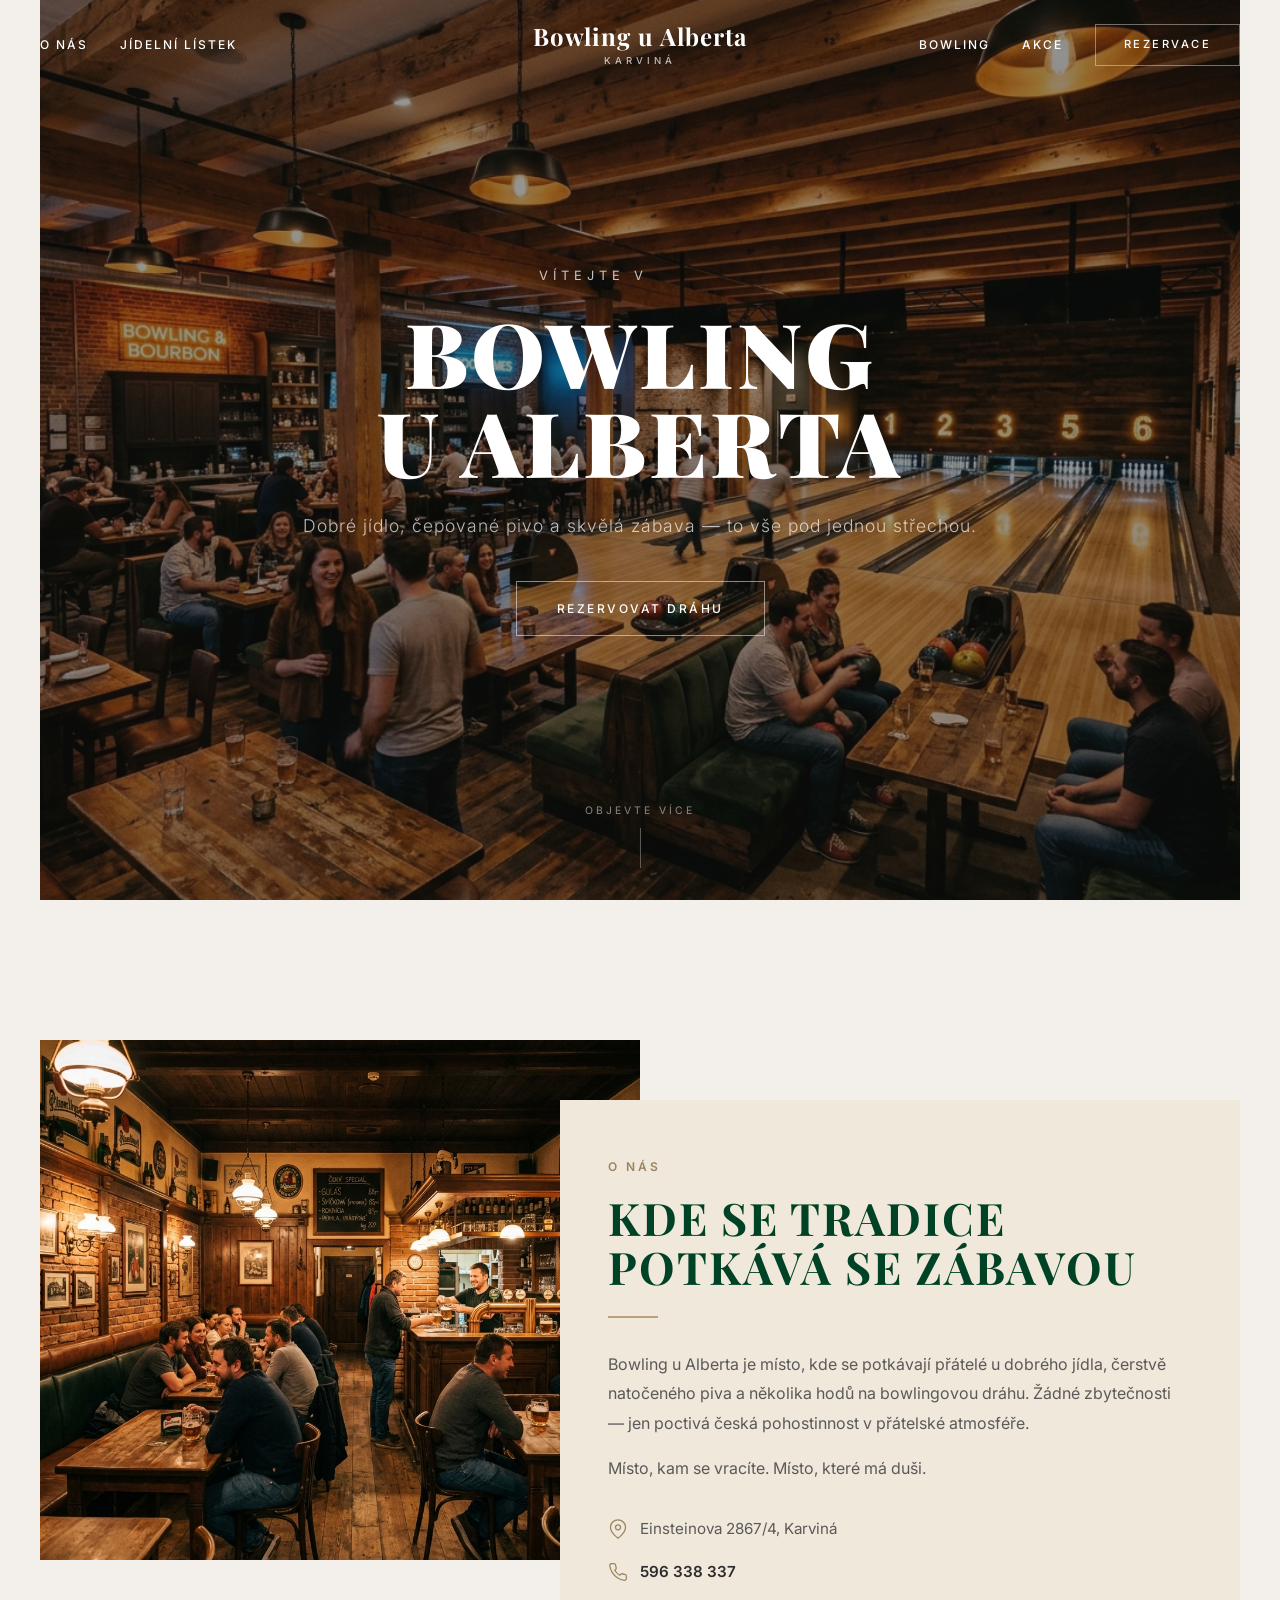
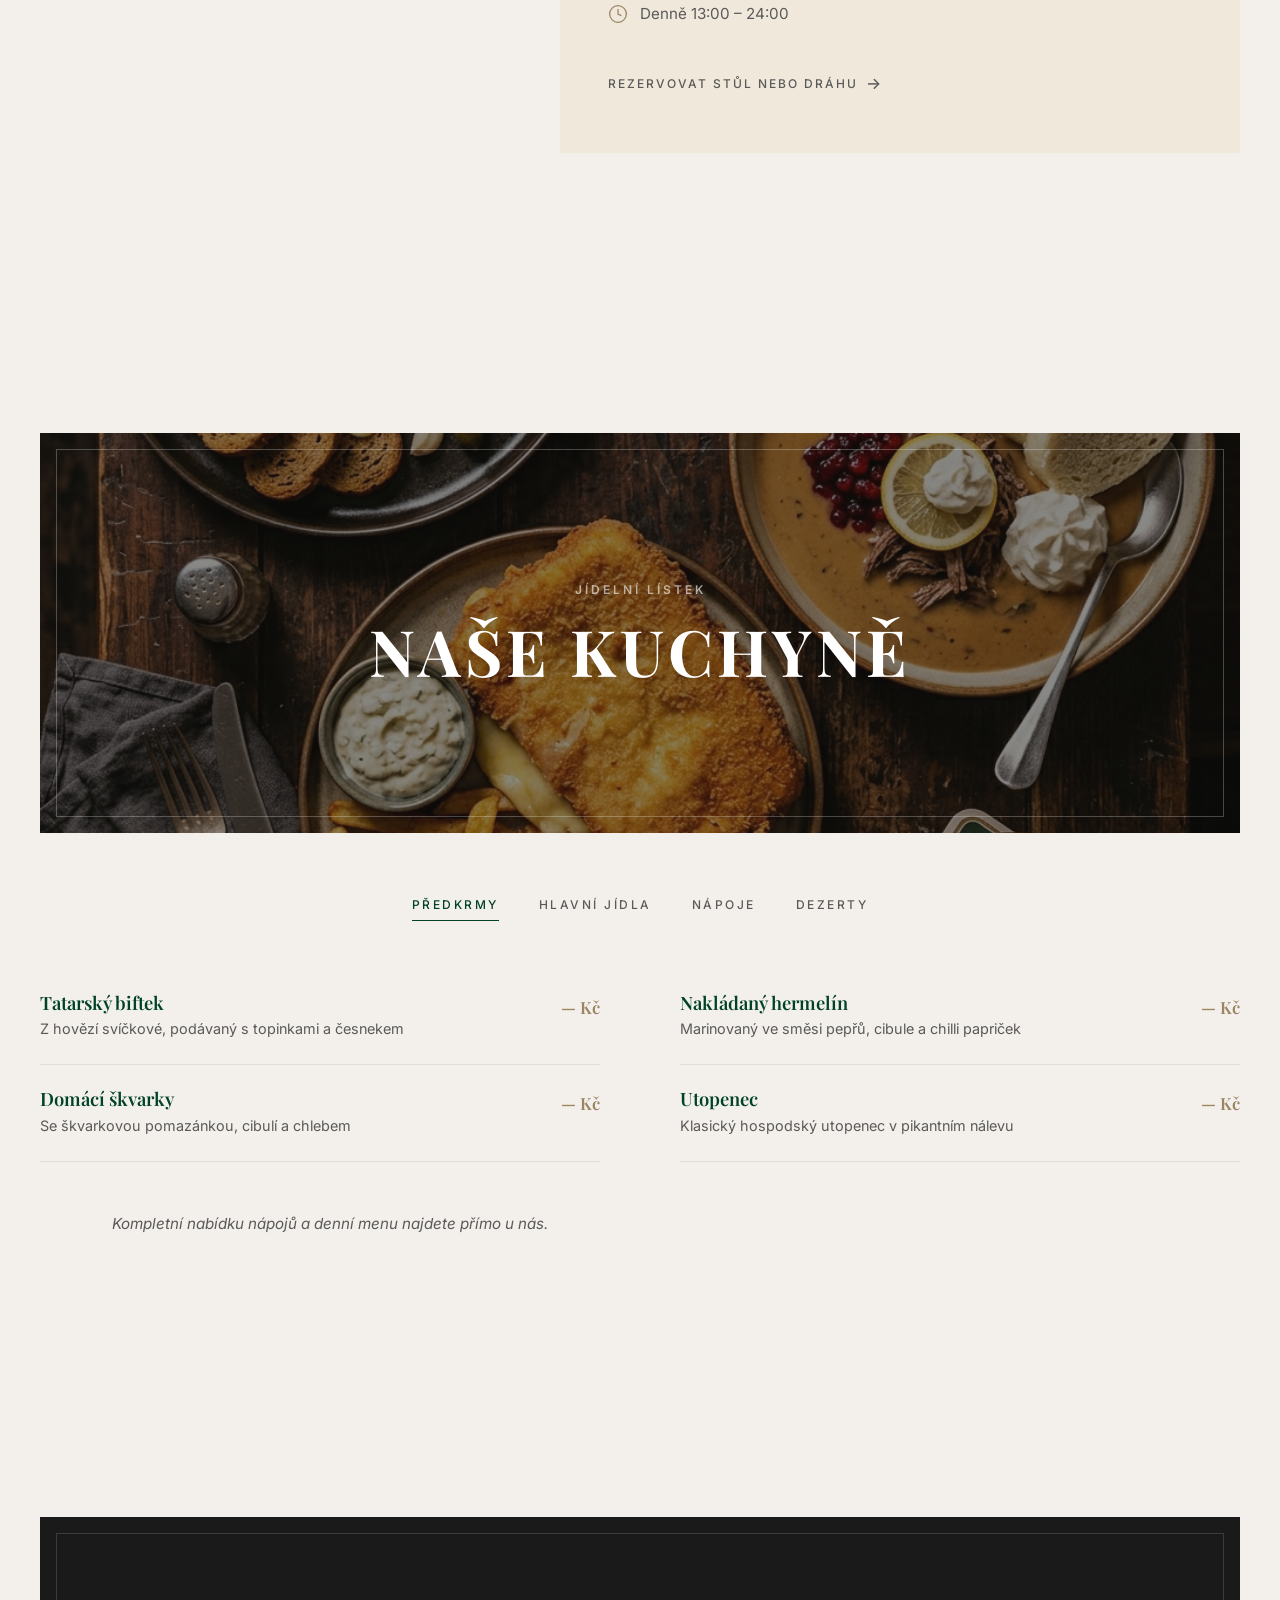
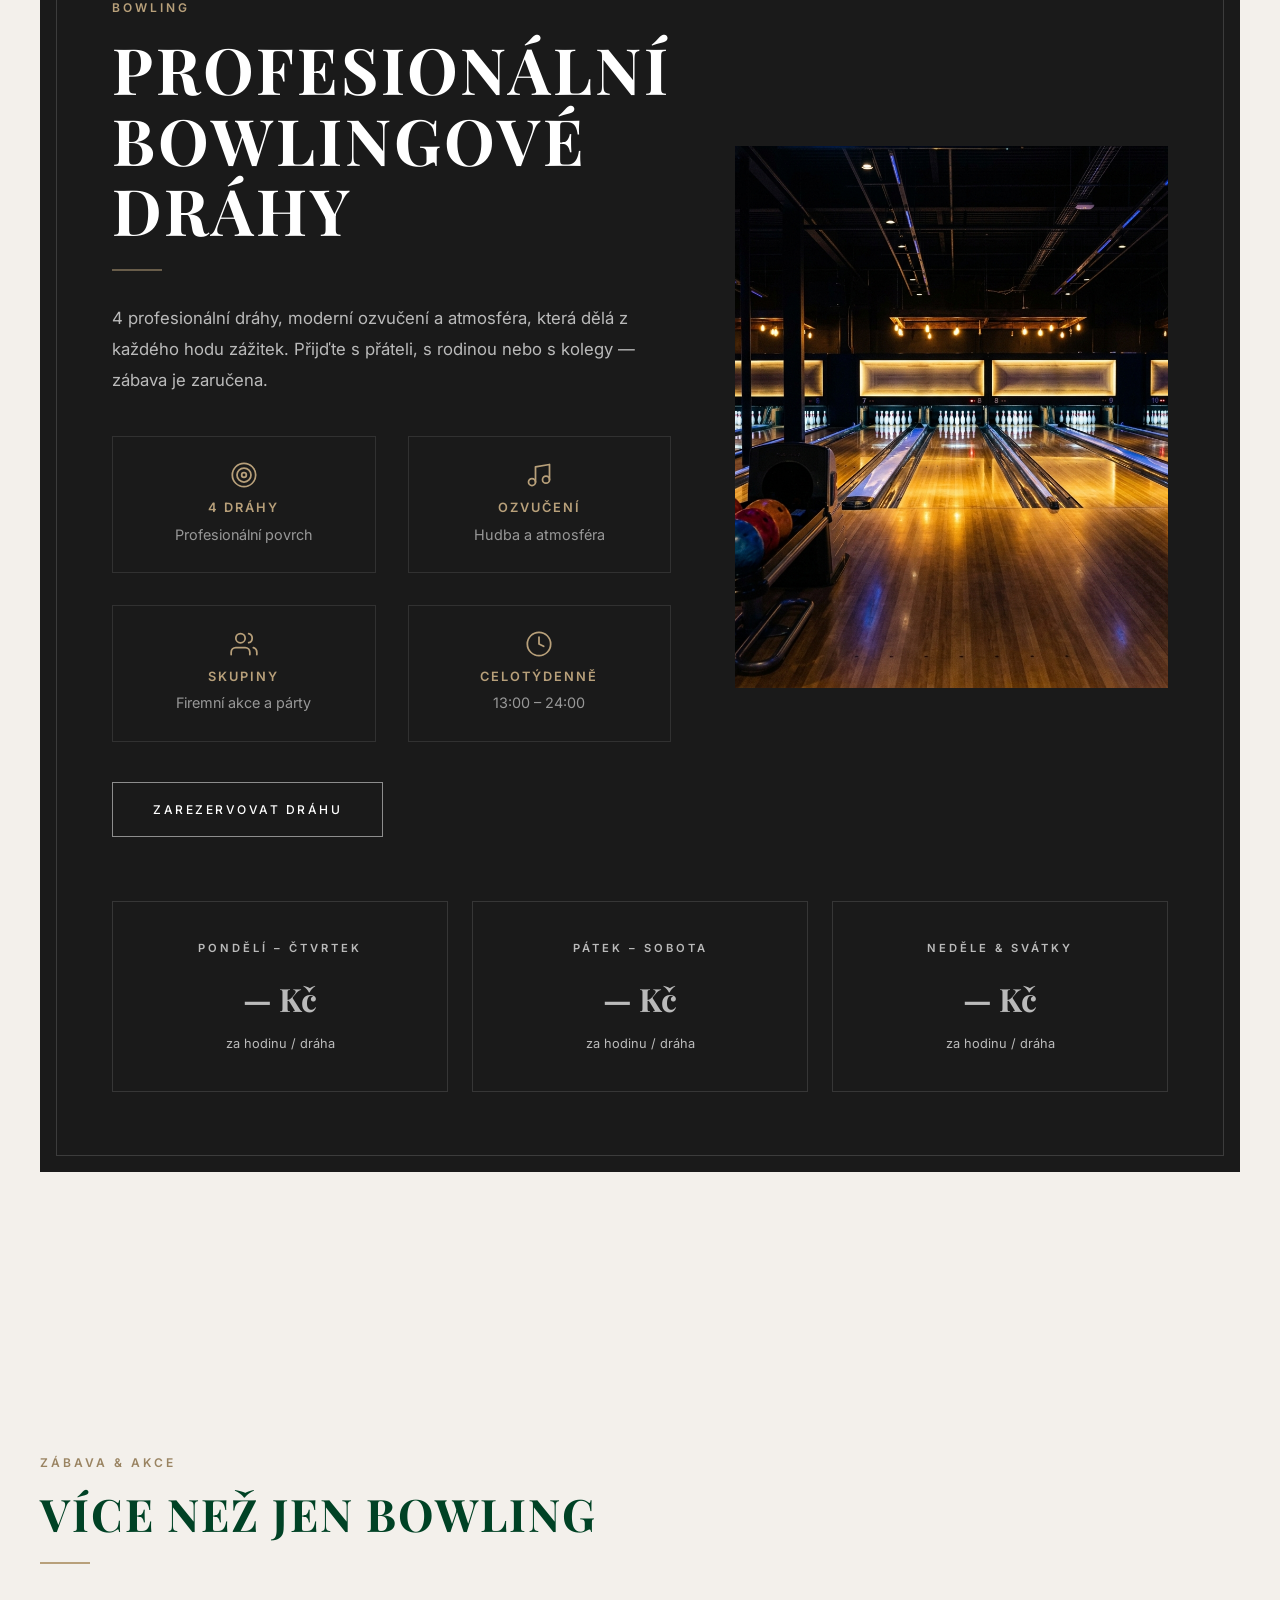
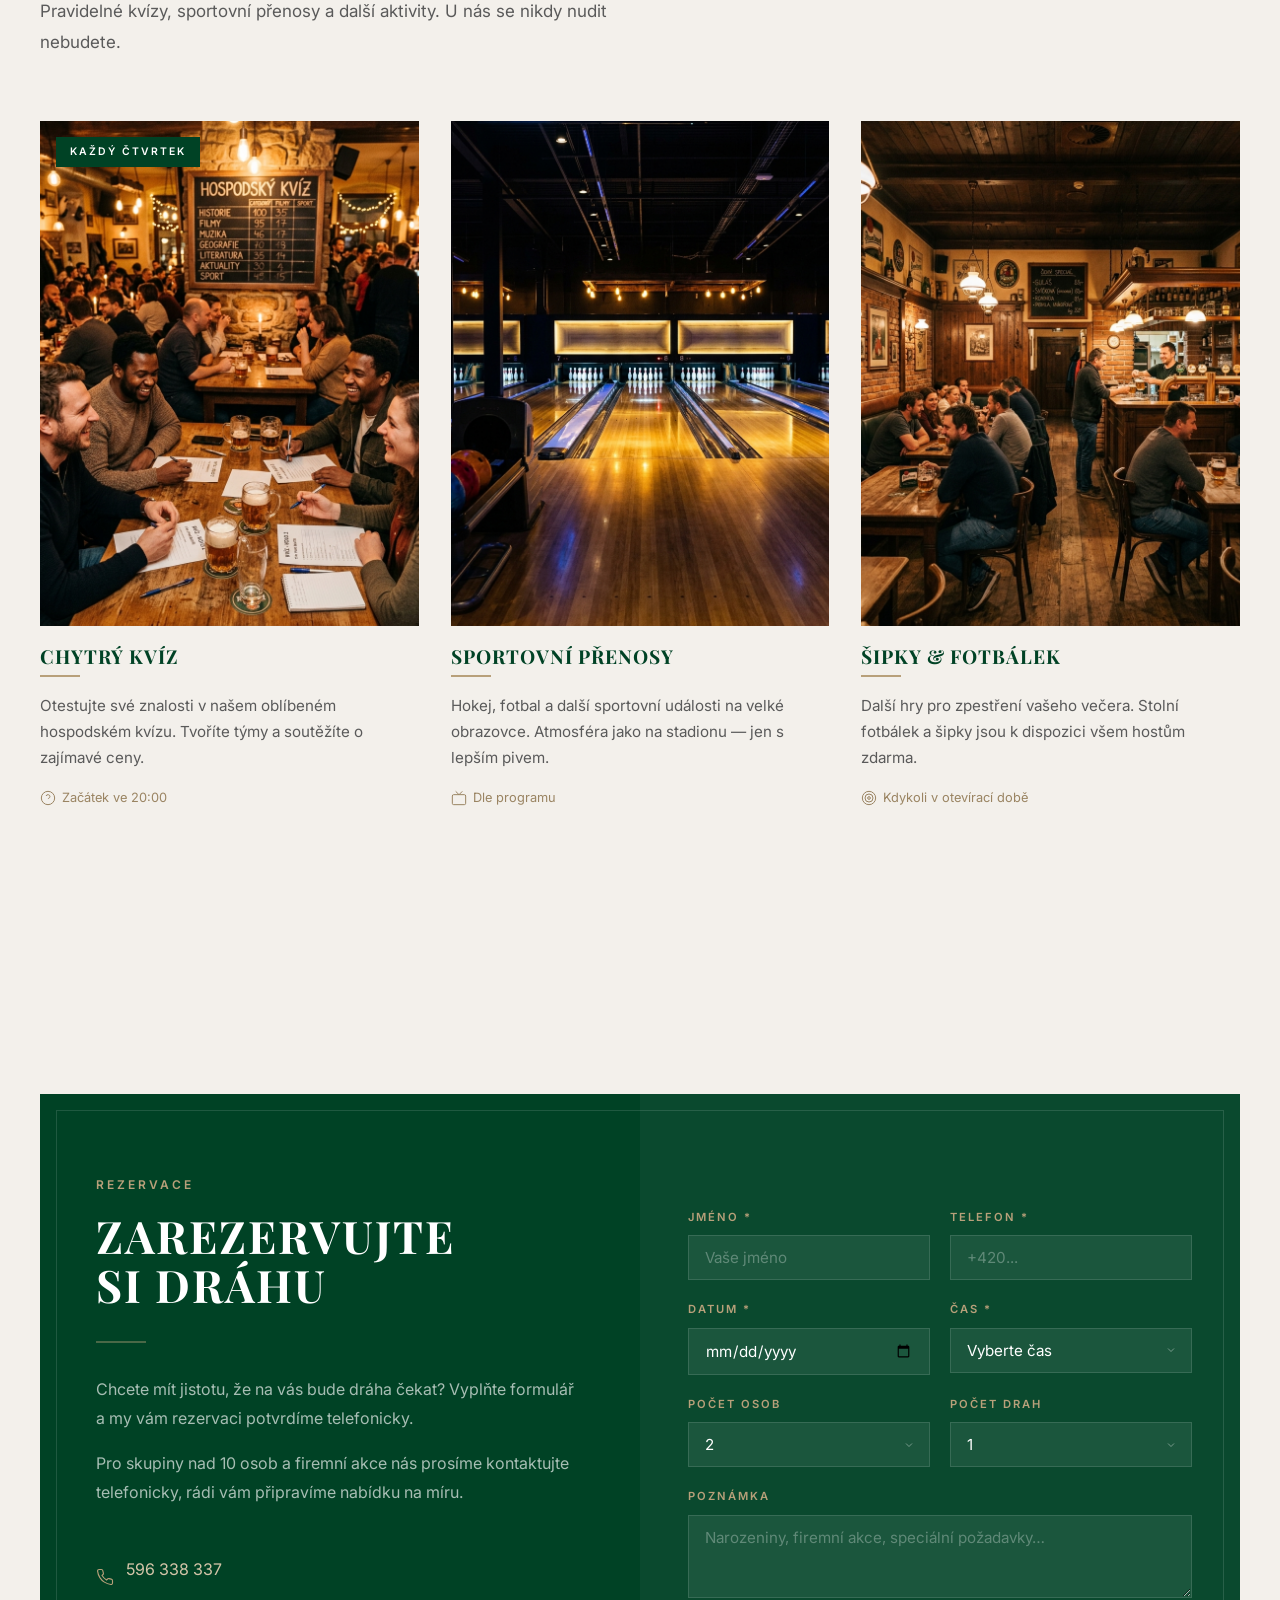
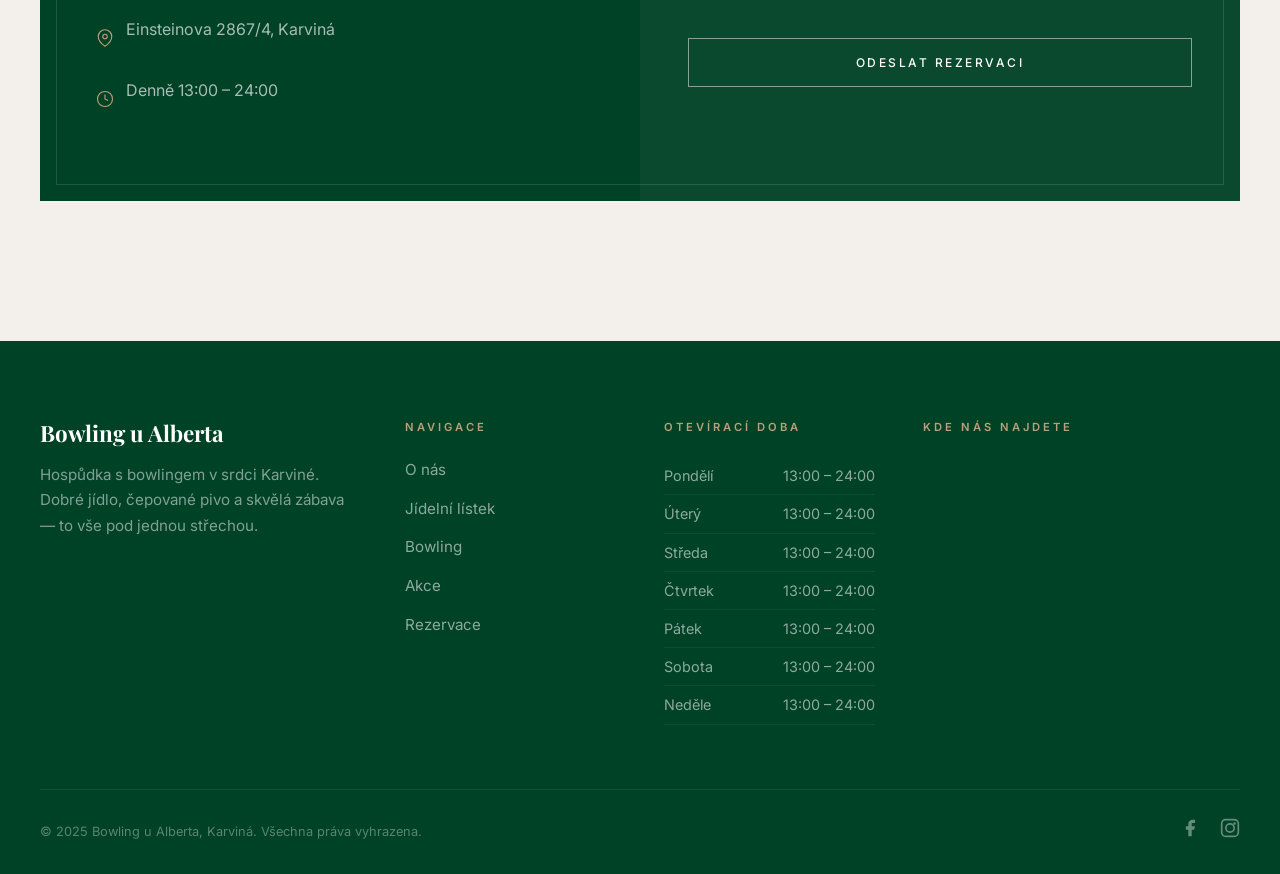
<file: index.html>
<!DOCTYPE html>
<html lang="cs">
<head>
  <meta charset="UTF-8">
  <meta name="viewport" content="width=device-width, initial-scale=1.0">
  <meta name="description" content="Bowling u Alberta — Hospůdka s bowlingem v srdci Karviné. Dobré jídlo, čepované pivo a skvělá zábava pod jednou střechou.">
  <title>Bowling u Alberta — Karviná | Bowling & Restaurace</title>
  <link rel="stylesheet" href="style.css">
  <link rel="icon" href="data:image/svg+xml,<svg xmlns='http://www.w3.org/2000/svg' viewBox='0 0 100 100'><text y='.9em' font-size='90'>🎳</text></svg>">
</head>
<body>

  <!-- ========== HEADER — S&W: Centered Logo, Split Nav ========== -->
  <header class="header" id="header">
    <div class="header__inner">

      <!-- Left links -->
      <nav class="header__nav-left">
        <a href="#o-nas" class="header__link">O nás</a>
        <a href="#jidelni-listek" class="header__link">Jídelní lístek</a>
      </nav>

      <!-- Center logo -->
      <a href="#" class="header__logo">
        <span class="header__logo-text">
          Bowling u Alberta
          <span class="header__logo-sub">Karviná</span>
        </span>
      </a>

      <!-- Right links + CTA -->
      <nav class="header__nav-right">
        <a href="#bowling" class="header__link">Bowling</a>
        <a href="#akce" class="header__link">Akce</a>
        <span class="header__cta">
          <a href="#rezervace" class="btn btn--light">Rezervace</a>
        </span>
      </nav>

      <!-- Hamburger for mobile -->
      <button class="header__burger" id="burger" aria-label="Menu">
        <span></span><span></span><span></span>
      </button>

    </div>
  </header>

  <!-- Mobile Nav Overlay -->
  <nav class="mobile-nav" id="mobileNav">
    <a href="#o-nas" class="mobile-nav__link">O nás</a>
    <a href="#jidelni-listek" class="mobile-nav__link">Jídelní lístek</a>
    <a href="#bowling" class="mobile-nav__link">Bowling</a>
    <a href="#akce" class="mobile-nav__link">Akce</a>
    <a href="#kontakt" class="mobile-nav__link">Kontakt</a>
    <a href="#rezervace" class="mobile-nav__link">Rezervace</a>
  </nav>


  <!-- ========== HERO — S&W: Full viewport, inset image ========== -->
  <section class="hero" id="hero">
    <div class="hero__image-wrap">
      <img src="images/hero-gastro.jpg" alt="Bowling u Alberta — interiér">
    </div>

    <div class="hero__content">
      <p class="hero__pre">Vítejte v</p>
      <h1 class="hero__title">Bowling<br>u Alberta</h1>
      <p class="hero__sub">Dobré jídlo, čepované pivo a skvělá zábava — to vše pod jednou střechou.</p>
      <a href="#rezervace" class="btn btn--light">Rezervovat dráhu</a>
    </div>

    <div class="hero__scroll" id="heroScroll">
      <span>Objevte více</span>
      <div class="hero__scroll-line"></div>
    </div>
  </section>


  <!-- ========== O NÁS — S&W: Overlapping card on image ========== -->
  <section class="sw-section" id="o-nas">
    <div class="container">
      <div class="about reveal">

        <div class="about__image">
          <img src="images/about-interior.jpg" alt="Interiér Bowling u Alberta, Karviná">
        </div>

        <div class="about__card">
          <span class="sw-label">O nás</span>
          <h2>Kde se tradice<br>potkává se zábavou</h2>
          <hr class="sw-rule">
          <p>Bowling u Alberta je místo, kde se potkávají přátelé u dobrého jídla, čerstvě natočeného piva a několika hodů na bowlingovou dráhu. Žádné zbytečnosti — jen poctivá česká pohostinnost v přátelské atmosféře.</p>
          <p style="margin-top: 16px;">Místo, kam se vracíte. Místo, které má duši.</p>

          <div class="about__details">
            <div class="about__detail">
              <svg class="about__detail-icon" viewBox="0 0 24 24" fill="none" stroke="currentColor" stroke-width="1.5"><path d="M21 10c0 7-9 13-9 13s-9-6-9-13a9 9 0 0 1 18 0z"/><circle cx="12" cy="10" r="3"/></svg>
              <span>Einsteinova 2867/4, Karviná</span>
            </div>
            <div class="about__detail">
              <svg class="about__detail-icon" viewBox="0 0 24 24" fill="none" stroke="currentColor" stroke-width="1.5"><path d="M22 16.92v3a2 2 0 0 1-2.18 2 19.79 19.79 0 0 1-8.63-3.07 19.5 19.5 0 0 1-6-6 19.79 19.79 0 0 1-3.07-8.67A2 2 0 0 1 4.11 2h3a2 2 0 0 1 2 1.72c.127.96.361 1.903.7 2.81a2 2 0 0 1-.45 2.11L8.09 9.91a16 16 0 0 0 6 6l1.27-1.27a2 2 0 0 1 2.11-.45c.907.339 1.85.573 2.81.7A2 2 0 0 1 22 16.92z"/></svg>
              <span><strong>596 338 337</strong></span>
            </div>
            <div class="about__detail">
              <svg class="about__detail-icon" viewBox="0 0 24 24" fill="none" stroke="currentColor" stroke-width="1.5"><circle cx="12" cy="12" r="10"/><polyline points="12 6 12 12 16 14"/></svg>
              <span>Denně 13:00 – 24:00</span>
            </div>
          </div>

          <div style="margin-top: 40px;">
            <a href="#rezervace" class="arrow-link">Rezervovat stůl nebo dráhu</a>
          </div>
        </div>

      </div>
    </div>
  </section>


  <!-- ========== JÍDELNÍ LÍSTEK — S&W: Banner hero + tabs ========== -->
  <section class="sw-section" id="jidelni-listek">

    <!-- Full-width menu banner with frame -->
    <div class="menu-hero reveal">
      <img src="images/menu-food.jpg" alt="Gastronomie Bowling u Alberta">
      <div class="menu-hero__content">
        <span class="sw-label">Jídelní lístek</span>
        <h2>Naše kuchyně</h2>
      </div>
    </div>

    <!-- Tabs + Items -->
    <div class="container">
      <div class="menu__tabs reveal" id="menuTabs" role="tablist">
        <button class="menu__tab active" data-tab="predkrmy" role="tab">Předkrmy</button>
        <button class="menu__tab" data-tab="hlavni" role="tab">Hlavní jídla</button>
        <button class="menu__tab" data-tab="napoje" role="tab">Nápoje</button>
        <button class="menu__tab" data-tab="dezerty" role="tab">Dezerty</button>
      </div>

      <!-- PŘEDKRMY -->
      <div class="menu__panel active" id="panel-predkrmy">
        <div class="menu__grid reveal">
          <div class="menu__item">
            <div>
              <h3 class="menu__item-name">Tatarský biftek</h3>
              <p class="menu__item-desc">Z hovězí svíčkové, podávaný s topinkami a česnekem</p>
            </div>
            <span class="menu__item-price">— Kč</span>
          </div>
          <div class="menu__item">
            <div>
              <h3 class="menu__item-name">Nakládaný hermelín</h3>
              <p class="menu__item-desc">Marinovaný ve směsi pepřů, cibule a chilli papriček</p>
            </div>
            <span class="menu__item-price">— Kč</span>
          </div>
          <div class="menu__item">
            <div>
              <h3 class="menu__item-name">Domácí škvarky</h3>
              <p class="menu__item-desc">Se škvarkovou pomazánkou, cibulí a chlebem</p>
            </div>
            <span class="menu__item-price">— Kč</span>
          </div>
          <div class="menu__item">
            <div>
              <h3 class="menu__item-name">Utopenec</h3>
              <p class="menu__item-desc">Klasický hospodský utopenec v pikantním nálevu</p>
            </div>
            <span class="menu__item-price">— Kč</span>
          </div>
        </div>
      </div>

      <!-- HLAVNÍ JÍDLA -->
      <div class="menu__panel" id="panel-hlavni">
        <div class="menu__grid reveal">
          <div class="menu__item">
            <div>
              <h3 class="menu__item-name">Svíčková na smetaně</h3>
              <p class="menu__item-desc">S houskovým knedlíkem, brusinkami a šlehačkou</p>
            </div>
            <span class="menu__item-price">— Kč</span>
          </div>
          <div class="menu__item">
            <div>
              <h3 class="menu__item-name">Hovězí burger Albert</h3>
              <p class="menu__item-desc">200g hovězí, cheddar, karamelizovaná cibule, hranolky</p>
            </div>
            <span class="menu__item-price">— Kč</span>
          </div>
          <div class="menu__item">
            <div>
              <h3 class="menu__item-name">Smažený sýr</h3>
              <p class="menu__item-desc">Klasika — s hranolky a domácí tatarskou omáčkou</p>
            </div>
            <span class="menu__item-price">— Kč</span>
          </div>
          <div class="menu__item">
            <div>
              <h3 class="menu__item-name">Kuřecí steak</h3>
              <p class="menu__item-desc">Grilovaný kuřecí steak se zeleninou a americkými brambory</p>
            </div>
            <span class="menu__item-price">— Kč</span>
          </div>
          <div class="menu__item">
            <div>
              <h3 class="menu__item-name">Řízek po vídeňsku</h3>
              <p class="menu__item-desc">Vepřový řízek s bramborovým salátem</p>
            </div>
            <span class="menu__item-price">— Kč</span>
          </div>
          <div class="menu__item">
            <div>
              <h3 class="menu__item-name">Grilovaná žebírka</h3>
              <p class="menu__item-desc">Marinovaná v BBQ omáčce, coleslaw, pečivo</p>
            </div>
            <span class="menu__item-price">— Kč</span>
          </div>
        </div>
      </div>

      <!-- NÁPOJE -->
      <div class="menu__panel" id="panel-napoje">
        <div class="menu__grid reveal">
          <div class="menu__item">
            <div>
              <h3 class="menu__item-name">Pilsner Urquell</h3>
              <p class="menu__item-desc">Čepované, 0.5l</p>
            </div>
            <span class="menu__item-price">— Kč</span>
          </div>
          <div class="menu__item">
            <div>
              <h3 class="menu__item-name">Birell</h3>
              <p class="menu__item-desc">Nealkoholické pivo, 0.5l</p>
            </div>
            <span class="menu__item-price">— Kč</span>
          </div>
          <div class="menu__item">
            <div>
              <h3 class="menu__item-name">Kofola</h3>
              <p class="menu__item-desc">Točená, 0.4l</p>
            </div>
            <span class="menu__item-price">— Kč</span>
          </div>
          <div class="menu__item">
            <div>
              <h3 class="menu__item-name">Domácí limonáda</h3>
              <p class="menu__item-desc">Dle denní nabídky — citron, zázvor, rozmarýn</p>
            </div>
            <span class="menu__item-price">— Kč</span>
          </div>
        </div>
      </div>

      <!-- DEZERTY -->
      <div class="menu__panel" id="panel-dezerty">
        <div class="menu__grid reveal">
          <div class="menu__item">
            <div>
              <h3 class="menu__item-name">Palačinky s Nutellou</h3>
              <p class="menu__item-desc">Se šlehačkou a čerstvým ovocem</p>
            </div>
            <span class="menu__item-price">— Kč</span>
          </div>
          <div class="menu__item">
            <div>
              <h3 class="menu__item-name">Jablečný štrúdl</h3>
              <p class="menu__item-desc">S vanilkovým zmrzlinovým kopečkem</p>
            </div>
            <span class="menu__item-price">— Kč</span>
          </div>
        </div>
      </div>

      <p class="menu__note reveal">Kompletní nabídku nápojů a denní menu najdete přímo u nás.</p>
    </div>
  </section>


  <!-- ========== BOWLING — S&W: Framed dark section ========== -->
  <section class="sw-section" id="bowling">
    <div class="framed reveal">
      <div class="framed__layout">

        <div class="framed__text">
          <span class="sw-label">Bowling</span>
          <h2>Profesionální<br>bowlingové dráhy</h2>
          <hr class="sw-rule">
          <p>4 profesionální dráhy, moderní ozvučení a atmosféra, která dělá z každého hodu zážitek. Přijďte s přáteli, s rodinou nebo s kolegy — zábava je zaručena.</p>

          <div class="bowling__features">
            <div class="bowling__feature">
              <svg class="bowling__feature-icon" viewBox="0 0 24 24" fill="none" stroke="currentColor" stroke-width="1.5"><circle cx="12" cy="12" r="10"/><circle cx="12" cy="12" r="6"/><circle cx="12" cy="12" r="2"/></svg>
              <h3>4 dráhy</h3>
              <p>Profesionální povrch</p>
            </div>
            <div class="bowling__feature">
              <svg class="bowling__feature-icon" viewBox="0 0 24 24" fill="none" stroke="currentColor" stroke-width="1.5"><path d="M9 18V5l12-2v13"/><circle cx="6" cy="18" r="3"/><circle cx="18" cy="16" r="3"/></svg>
              <h3>Ozvučení</h3>
              <p>Hudba a atmosféra</p>
            </div>
            <div class="bowling__feature">
              <svg class="bowling__feature-icon" viewBox="0 0 24 24" fill="none" stroke="currentColor" stroke-width="1.5"><path d="M17 21v-2a4 4 0 0 0-4-4H5a4 4 0 0 0-4 4v2"/><circle cx="9" cy="7" r="4"/><path d="M23 21v-2a4 4 0 0 0-3-3.87"/><path d="M16 3.13a4 4 0 0 1 0 7.75"/></svg>
              <h3>Skupiny</h3>
              <p>Firemní akce a párty</p>
            </div>
            <div class="bowling__feature">
              <svg class="bowling__feature-icon" viewBox="0 0 24 24" fill="none" stroke="currentColor" stroke-width="1.5"><circle cx="12" cy="12" r="10"/><polyline points="12 6 12 12 16 14"/></svg>
              <h3>Celotýdenně</h3>
              <p>13:00 – 24:00</p>
            </div>
          </div>

          <div style="margin-top: 40px;">
            <a href="#rezervace" class="btn btn--light">Zarezervovat dráhu</a>
          </div>
        </div>

        <div class="framed__image">
          <img src="images/bowling-lanes.jpg" alt="Bowlingové dráhy v Bowling u Alberta">
        </div>

      </div>

      <!-- Pricing -->
      <div class="bowling__pricing reveal">
        <div class="bowling__price-card">
          <p class="bowling__price-card-title">Pondělí – Čtvrtek</p>
          <p class="bowling__price-card-price">— Kč</p>
          <p class="bowling__price-card-unit">za hodinu / dráha</p>
        </div>
        <div class="bowling__price-card">
          <p class="bowling__price-card-title">Pátek – Sobota</p>
          <p class="bowling__price-card-price">— Kč</p>
          <p class="bowling__price-card-unit">za hodinu / dráha</p>
        </div>
        <div class="bowling__price-card">
          <p class="bowling__price-card-title">Neděle & Svátky</p>
          <p class="bowling__price-card-price">— Kč</p>
          <p class="bowling__price-card-unit">za hodinu / dráha</p>
        </div>
      </div>
    </div>
  </section>


  <!-- ========== AKCE — S&W: Hall of Fame cards ========== -->
  <section class="sw-section" id="akce">
    <div class="container">
      <span class="sw-label reveal">Zábava & Akce</span>
      <h2 class="reveal" style="font-size: clamp(2rem,3.5vw,2.8rem); text-transform: uppercase; letter-spacing: 2px; margin-bottom: 8px;">Více než jen bowling</h2>
      <hr class="sw-rule reveal">
      <p class="reveal" style="margin-bottom: 64px;">Pravidelné kvízy, sportovní přenosy a další aktivity. U nás se nikdy nudit nebudete.</p>

      <div class="hall-grid reveal-stagger">
        <div class="hall-card reveal">
          <div class="hall-card__image">
            <img src="images/events-quiz.jpg" alt="Kvízový večer">
            <span class="hall-card__badge">Každý čtvrtek</span>
          </div>
          <h3 class="hall-card__title">Chytrý kvíz</h3>
          <hr class="hall-card__rule">
          <p class="hall-card__desc">Otestujte své znalosti v našem oblíbeném hospodském kvízu. Tvoříte týmy a soutěžíte o zajímavé ceny.</p>
          <span class="hall-card__meta"><svg class="hall-card__meta-icon" viewBox="0 0 24 24" fill="none" stroke="currentColor" stroke-width="1.5"><circle cx="12" cy="12" r="10"/><path d="M9.09 9a3 3 0 0 1 5.83 1c0 2-3 3-3 3"/><line x1="12" y1="17" x2="12.01" y2="17"/></svg> Začátek ve 20:00</span>
        </div>

        <div class="hall-card reveal">
          <div class="hall-card__image">
            <img src="images/bowling-lanes.jpg" alt="Sportovní přenosy">
          </div>
          <h3 class="hall-card__title">Sportovní přenosy</h3>
          <hr class="hall-card__rule">
          <p class="hall-card__desc">Hokej, fotbal a další sportovní události na velké obrazovce.
             Atmosféra jako na stadionu — jen s lepším pivem.</p>
          <span class="hall-card__meta"><svg class="hall-card__meta-icon" viewBox="0 0 24 24" fill="none" stroke="currentColor" stroke-width="1.5"><rect x="2" y="7" width="20" height="15" rx="2" ry="2"/><polyline points="17 2 12 7 7 2"/></svg> Dle programu</span>
        </div>

        <div class="hall-card reveal">
          <div class="hall-card__image">
            <img src="images/about-interior.jpg" alt="Šipky a fotbálek">
          </div>
          <h3 class="hall-card__title">Šipky & Fotbálek</h3>
          <hr class="hall-card__rule">
          <p class="hall-card__desc">Další hry pro zpestření vašeho večera. Stolní fotbálek a šipky jsou k dispozici všem hostům zdarma.</p>
          <span class="hall-card__meta"><svg class="hall-card__meta-icon" viewBox="0 0 24 24" fill="none" stroke="currentColor" stroke-width="1.5"><circle cx="12" cy="12" r="10"/><circle cx="12" cy="12" r="6"/><circle cx="12" cy="12" r="2"/></svg> Kdykoli v otevírací době</span>
        </div>
      </div>
    </div>
  </section>


  <!-- ========== REZERVACE — S&W: Framed with form ========== -->
  <section class="sw-section" id="rezervace">
    <div class="reservation reveal">

      <div class="reservation__inner">
        <!-- Left: info -->
        <div class="reservation__info">
          <span class="sw-label" style="color: var(--champagne);">Rezervace</span>
          <h2>Zarezervujte<br>si dráhu</h2>
          <hr class="sw-rule">
          <p>Chcete mít jistotu, že na vás bude dráha čekat? Vyplňte formulář a my vám rezervaci potvrdíme telefonicky.</p>
          <p>Pro skupiny nad 10 osob a firemní akce nás prosíme kontaktujte telefonicky, rádi vám připravíme nabídku na míru.</p>

          <div class="reservation__contact">
            <div class="reservation__contact-item">
              <svg class="reservation__contact-icon" viewBox="0 0 24 24" fill="none" stroke="currentColor" stroke-width="1.5"><path d="M22 16.92v3a2 2 0 0 1-2.18 2 19.79 19.79 0 0 1-8.63-3.07 19.5 19.5 0 0 1-6-6 19.79 19.79 0 0 1-3.07-8.67A2 2 0 0 1 4.11 2h3a2 2 0 0 1 2 1.72c.127.96.361 1.903.7 2.81a2 2 0 0 1-.45 2.11L8.09 9.91a16 16 0 0 0 6 6l1.27-1.27a2 2 0 0 1 2.11-.45c.907.339 1.85.573 2.81.7A2 2 0 0 1 22 16.92z"/></svg>
              <p class="reservation__contact-text"><a href="tel:+420596338337">596 338 337</a></p>
            </div>
            <div class="reservation__contact-item">
              <svg class="reservation__contact-icon" viewBox="0 0 24 24" fill="none" stroke="currentColor" stroke-width="1.5"><path d="M21 10c0 7-9 13-9 13s-9-6-9-13a9 9 0 0 1 18 0z"/><circle cx="12" cy="10" r="3"/></svg>
              <p class="reservation__contact-text">Einsteinova 2867/4, Karviná</p>
            </div>
            <div class="reservation__contact-item">
              <svg class="reservation__contact-icon" viewBox="0 0 24 24" fill="none" stroke="currentColor" stroke-width="1.5"><circle cx="12" cy="12" r="10"/><polyline points="12 6 12 12 16 14"/></svg>
              <p class="reservation__contact-text">Denně 13:00 – 24:00</p>
            </div>
          </div>
        </div>

        <!-- Right: form -->
        <div class="reservation__form-wrap">
          <form id="reservationForm" novalidate>
            <div class="form__row">
              <div class="form__group">
                <label class="form__label" for="name">Jméno *</label>
                <input class="form__input" type="text" id="name" name="name" placeholder="Vaše jméno" required>
                <span class="form__error" id="name-error"></span>
              </div>
              <div class="form__group">
                <label class="form__label" for="phone">Telefon *</label>
                <input class="form__input" type="tel" id="phone" name="phone" placeholder="+420..." required>
                <span class="form__error" id="phone-error"></span>
              </div>
            </div>

            <div class="form__row">
              <div class="form__group">
                <label class="form__label" for="date">Datum *</label>
                <input class="form__input" type="date" id="date" name="date" required>
                <span class="form__error" id="date-error"></span>
              </div>
              <div class="form__group">
                <label class="form__label" for="time">Čas *</label>
                <select class="form__select" id="time" name="time" required>
                  <option value="">Vyberte čas</option>
                  <option>13:00</option><option>14:00</option>
                  <option>15:00</option><option>16:00</option>
                  <option>17:00</option><option>18:00</option>
                  <option>19:00</option><option>20:00</option>
                  <option>21:00</option><option>22:00</option>
                  <option>23:00</option>
                </select>
                <span class="form__error" id="time-error"></span>
              </div>
            </div>

            <div class="form__row">
              <div class="form__group">
                <label class="form__label" for="guests">Počet osob</label>
                <select class="form__select" id="guests" name="guests">
                  <option>2</option><option>3</option>
                  <option>4</option><option>5</option>
                  <option>6</option><option>7</option>
                  <option>8</option><option>9</option>
                  <option>10</option>
                </select>
              </div>
              <div class="form__group">
                <label class="form__label" for="lanes">Počet drah</label>
                <select class="form__select" id="lanes" name="lanes">
                  <option>1</option><option>2</option>
                  <option>3</option><option>4</option>
                </select>
              </div>
            </div>

            <div class="form__row">
              <div class="form__group form__group--full">
                <label class="form__label" for="note">Poznámka</label>
                <textarea class="form__textarea" id="note" name="note" placeholder="Narozeniny, firemní akce, speciální požadavky…" rows="3"></textarea>
              </div>
            </div>

            <button type="submit" class="btn btn--light form__submit">Odeslat rezervaci</button>
          </form>

          <!-- Success overlay -->
          <div class="form__success" id="formSuccess">
            <div class="form__success-icon">
              <svg width="24" height="24" viewBox="0 0 24 24" fill="none" stroke="currentColor" stroke-width="2"><polyline points="20 6 9 17 4 12"/></svg>
            </div>
            <h3>Děkujeme!</h3>
            <p>Vaši rezervaci jsme přijali. Brzy vás budeme kontaktovat telefonicky pro potvrzení.</p>
          </div>
        </div>
      </div>

    </div>
  </section>


  <!-- ========== FOOTER ========== -->
  <footer class="footer" id="kontakt">
    <div class="container">

      <div class="footer__grid">
        <!-- Brand -->
        <div class="footer__brand">
          <h3>Bowling u Alberta</h3>
          <p>Hospůdka s bowlingem v srdci Karviné. Dobré jídlo, čepované pivo a skvělá zábava — to vše pod jednou střechou.</p>
        </div>

        <!-- Navigation -->
        <div>
          <h4 class="footer__heading">Navigace</h4>
          <nav class="footer__nav">
            <a href="#o-nas">O nás</a>
            <a href="#jidelni-listek">Jídelní lístek</a>
            <a href="#bowling">Bowling</a>
            <a href="#akce">Akce</a>
            <a href="#rezervace">Rezervace</a>
          </nav>
        </div>

        <!-- Hours -->
        <div>
          <h4 class="footer__heading">Otevírací doba</h4>
          <div class="footer__hours-row"><span>Pondělí</span><span>13:00 – 24:00</span></div>
          <div class="footer__hours-row"><span>Úterý</span><span>13:00 – 24:00</span></div>
          <div class="footer__hours-row"><span>Středa</span><span>13:00 – 24:00</span></div>
          <div class="footer__hours-row"><span>Čtvrtek</span><span>13:00 – 24:00</span></div>
          <div class="footer__hours-row"><span>Pátek</span><span>13:00 – 24:00</span></div>
          <div class="footer__hours-row"><span>Sobota</span><span>13:00 – 24:00</span></div>
          <div class="footer__hours-row"><span>Neděle</span><span>13:00 – 24:00</span></div>
        </div>

        <!-- Map -->
        <div>
          <h4 class="footer__heading">Kde nás najdete</h4>
          <div class="footer__map">
            <iframe src="https://www.google.com/maps/embed?pb=!1m18!1m12!1m3!1d2566.7!2d18.5413!3d49.8543!2m3!1f0!2f0!3f0!3m2!1i1024!2i768!4f13.1!3m3!1m2!1s0x0%3A0x0!2zNDnCsDUxJzE1LjUiTiAxOMKwMzInMjguNyJF!5e0!3m2!1scs!2scz!4v1" allowfullscreen="" loading="lazy"></iframe>
          </div>
        </div>
      </div>

      <div class="footer__bottom">
        <p class="footer__copy">© 2025 Bowling u Alberta, Karviná. Všechna práva vyhrazena.</p>
        <div class="footer__social">
          <a href="#" aria-label="Facebook">
            <svg viewBox="0 0 24 24" fill="currentColor"><path d="M18 2h-3a5 5 0 0 0-5 5v3H7v4h3v8h4v-8h3l1-4h-4V7a1 1 0 0 1 1-1h3z"/></svg>
          </a>
          <a href="#" aria-label="Instagram">
            <svg viewBox="0 0 24 24" fill="none" stroke="currentColor" stroke-width="2"><rect x="2" y="2" width="20" height="20" rx="5"/><circle cx="12" cy="12" r="5"/><circle cx="17.5" cy="6.5" r="1.5" fill="currentColor" stroke="none"/></svg>
          </a>
        </div>
      </div>

    </div>
  </footer>


  <script src="script.js"></script>
</body>
</html>
</file>
<file: style.css>
/* ===================================================
   BOWLING U ALBERTA — Design System
   Faithfully inspired by smithandwollensky.com
   =================================================== */

@import url('https://fonts.googleapis.com/css2?family=Playfair+Display:ital,wght@0,400;0,500;0,600;0,700;0,800;0,900;1,400;1,500&family=Inter:wght@300;400;500;600;700&display=swap');

/* --- CSS Custom Properties --- */
:root {
  --bg:               #F3F0EB;
  --bg-alt:           #EDE8E0;
  --cream-card:       #F0E8DA;
  --charcoal:         #2C2C2C;
  --charcoal-light:   #5A5A5A;
  --hunter:           #004225;
  --hunter-dark:      #00331C;
  --champagne:        #B8A07A;
  --champagne-light:  #D4C5A9;
  --champagne-dark:   #9A8462;
  --white:            #FFFFFF;
  --black:            #1A1A1A;
  --overlay:          rgba(20, 20, 18, 0.45);
  --error:            #9B4D4D;
  --success:          #4D7A5E;

  --font-serif:       'Playfair Display', 'Georgia', serif;
  --font-sans:        'Inter', 'Helvetica Neue', Arial, sans-serif;

  --header-height:    90px;
  --max-width:        1320px;
  --section-gap:      140px;
  --frame-inset:      40px;

  --ease:             cubic-bezier(0.25, 0.46, 0.45, 0.94);
  --ease-smooth:      cubic-bezier(0.4, 0, 0.2, 1);
}


/* ===================================================
   RESET & BASE
   =================================================== */

*, *::before, *::after { box-sizing: border-box; margin: 0; padding: 0; }

html {
  scroll-behavior: smooth;
  font-size: 16px;
  -webkit-font-smoothing: antialiased;
  -moz-osx-font-smoothing: grayscale;
  overflow-x: hidden;
}

body {
  font-family: var(--font-sans);
  font-weight: 400;
  line-height: 1.75;
  color: var(--charcoal);
  background: var(--bg);
  overflow-x: hidden;
}

h1, h2, h3, h4 {
  font-family: var(--font-serif);
  color: var(--hunter);
  line-height: 1.1;
  font-weight: 700;
}

p {
  font-size: 1.0625rem;
  color: var(--charcoal-light);
  max-width: 580px;
  line-height: 1.8;
}

a       { color: var(--hunter); text-decoration: none; transition: color 200ms var(--ease); }
a:hover { color: var(--hunter-dark); }

img     { display: block; max-width: 100%; height: auto; }
ul, ol  { list-style: none; }
button, input, select, textarea { font-family: inherit; font-size: inherit; border: none; outline: none; background: none; }
button  { cursor: pointer; }

::selection { background: var(--champagne); color: var(--charcoal); }

/* Focus visible for accessibility */
:focus-visible {
  outline: 2px solid var(--champagne);
  outline-offset: 2px;
}

button:focus-visible,
a:focus-visible,
input:focus-visible,
select:focus-visible,
textarea:focus-visible {
  outline: 2px solid var(--champagne);
  outline-offset: 2px;
}


/* ===================================================
   UTILITY
   =================================================== */

.container {
  width: 100%;
  max-width: var(--max-width);
  margin: 0 auto;
  padding: 0 var(--frame-inset);
}

/* S&W-style label: small caps, wide tracking */
.sw-label {
  font-family: var(--font-sans);
  font-size: 0.75rem;
  font-weight: 600;
  letter-spacing: 3px;
  text-transform: uppercase;
  color: var(--champagne-dark);
  display: block;
  margin-bottom: 16px;
}

/* S&W-style short divider under headings */
.sw-rule {
  width: 50px;
  height: 2px;
  background: var(--champagne);
  border: none;
  margin: 24px 0 32px;
}

.sw-rule--center { margin-left: auto; margin-right: auto; }

/* Reveal animation */
.reveal {
  opacity: 0;
  transform: translateY(30px);
  transition: opacity 700ms var(--ease-smooth), transform 700ms var(--ease-smooth);
}
.reveal.revealed { opacity: 1; transform: translateY(0); }

.reveal-stagger > .reveal:nth-child(1) { transition-delay: 0ms; }
.reveal-stagger > .reveal:nth-child(2) { transition-delay: 120ms; }
.reveal-stagger > .reveal:nth-child(3) { transition-delay: 240ms; }
.reveal-stagger > .reveal:nth-child(4) { transition-delay: 360ms; }


/* ===================================================
   S&W BUTTON — ghost style, thin border
   =================================================== */

.btn {
  display: inline-flex;
  align-items: center;
  justify-content: center;
  font-family: var(--font-sans);
  font-size: 0.75rem;
  font-weight: 500;
  letter-spacing: 2.5px;
  text-transform: uppercase;
  padding: 16px 40px;
  border: 1px solid var(--champagne-dark);
  color: var(--charcoal);
  background: transparent;
  transition: all 350ms var(--ease);
  cursor: pointer;
}

.btn:hover {
  background: var(--hunter);
  border-color: var(--hunter);
  color: var(--white);
}

.btn--light {
  border-color: rgba(255,255,255,0.5);
  color: var(--white);
}

.btn--light:hover {
  background: var(--white);
  border-color: var(--white);
  color: var(--hunter);
}

.btn--filled {
  background: var(--hunter);
  border-color: var(--hunter);
  color: var(--white);
}

.btn--filled:hover {
  background: var(--hunter-dark);
  border-color: var(--hunter-dark);
}

/* Arrow link (S&W pattern) */
.arrow-link {
  font-family: var(--font-sans);
  font-size: 0.75rem;
  font-weight: 500;
  letter-spacing: 2px;
  text-transform: uppercase;
  color: var(--charcoal-light);
  text-decoration: none;
  display: inline-flex;
  align-items: center;
  gap: 8px;
  transition: color 200ms var(--ease);
}

.arrow-link:hover { color: var(--hunter); }
.arrow-link::after { content: '→'; font-size: 1rem; }


/* ===================================================
   HEADER — S&W: Centered logo, split nav, hamburger
   =================================================== */

.header {
  position: fixed;
  top: 0; left: 0; right: 0;
  z-index: 1000;
  height: var(--header-height);
  display: flex;
  align-items: center;
  transition: all 400ms var(--ease);
}

.header--scrolled {
  background: rgba(243, 240, 235, 0.97);
  backdrop-filter: blur(12px);
  -webkit-backdrop-filter: blur(12px);
  box-shadow: 0 1px 0 rgba(0,0,0,0.06);
}

.header__inner {
  display: flex;
  align-items: center;
  justify-content: space-between;
  width: 100%;
  max-width: var(--max-width);
  margin: 0 auto;
  padding: 0 var(--frame-inset);
}

/* Left nav links */
.header__nav-left {
  display: flex;
  gap: 32px;
  flex: 1;
}

/* Center logo */
.header__logo {
  text-decoration: none;
  text-align: center;
  z-index: 1001;
  flex-shrink: 0;
  padding: 0 40px;
}

.header__logo-text {
  font-family: var(--font-serif);
  font-size: 1.5rem;
  font-weight: 700;
  color: var(--white);
  letter-spacing: 1px;
  line-height: 1.1;
  white-space: nowrap;
  transition: color 400ms var(--ease);
}

.header__logo-sub {
  display: block;
  font-family: var(--font-sans);
  font-size: 0.6rem;
  font-weight: 500;
  letter-spacing: 4px;
  text-transform: uppercase;
  opacity: 0.7;
  margin-top: 2px;
}

.header--scrolled .header__logo-text { color: var(--hunter); }

/* Right nav + CTA */
.header__nav-right {
  display: flex;
  align-items: center;
  gap: 32px;
  flex: 1;
  justify-content: flex-end;
}

/* Nav links */
.header__link {
  font-family: var(--font-sans);
  font-size: 0.75rem;
  font-weight: 500;
  letter-spacing: 2px;
  text-transform: uppercase;
  color: var(--white);
  text-decoration: none;
  padding: 4px 0;
  position: relative;
  transition: color 200ms var(--ease);
}

.header__link::after {
  content: '';
  position: absolute;
  bottom: -2px; left: 0;
  width: 0;
  height: 1px;
  background: currentColor;
  transition: width 300ms var(--ease);
}

.header__link:hover::after { width: 100%; }

.header--scrolled .header__link { color: var(--hunter); }

/* CTA button in header */
.header__cta .btn {
  padding: 10px 28px;
  border-color: rgba(255,255,255,0.4);
  color: var(--white);
  font-size: 0.7rem;
}

.header__cta .btn:hover {
  background: var(--white);
  border-color: var(--white);
  color: var(--hunter);
}

.header--scrolled .header__cta .btn {
  border-color: var(--champagne-dark);
  color: var(--charcoal);
}

.header--scrolled .header__cta .btn:hover {
  background: var(--hunter);
  border-color: var(--hunter);
  color: var(--white);
}

/* Hamburger */
.header__burger {
  display: none;
  flex-direction: column;
  gap: 5px;
  cursor: pointer;
  z-index: 1001;
  padding: 8px;
}

.header__burger span {
  width: 26px;
  height: 1.5px;
  background: var(--white);
  display: block;
  transition: all 350ms var(--ease);
}

.header--scrolled .header__burger span { background: var(--hunter); }

/* Header when mobile nav is open */
.header--nav-open .header__logo-text { color: var(--white) !important; }
.header--nav-open .header__burger span { background: var(--white) !important; }

.header__burger.active span:nth-child(1) { transform: translateY(6.5px) rotate(45deg); }
.header__burger.active span:nth-child(2) { opacity: 0; }
.header__burger.active span:nth-child(3) { transform: translateY(-6.5px) rotate(-45deg); }

/* Mobile overlay — slide from right (opaque background) */
.mobile-nav {
  position: fixed;
  inset: 0;
  width: 100%;
  height: 100%;
  min-height: 100vh;
  min-height: 100dvh;
  background: var(--hunter);
  z-index: 999;
  display: flex;
  flex-direction: column;
  align-items: center;
  justify-content: center;
  gap: 28px;
  transform: translateX(100%);
  pointer-events: none;
  visibility: hidden;
  overflow: hidden;
  transition: transform 450ms var(--ease-smooth), visibility 0ms linear 450ms;
}

.mobile-nav.active {
  transform: translateX(0);
  pointer-events: all;
  visibility: visible;
  transition: transform 450ms var(--ease-smooth), visibility 0ms linear 0ms;
}

.mobile-nav__link {
  font-family: var(--font-serif);
  font-size: 2.2rem;
  color: var(--white);
  text-decoration: none;
  min-height: 44px;
  display: flex;
  align-items: center;
  opacity: 0;
  transform: translateY(20px);
  transition: opacity 350ms var(--ease), transform 350ms var(--ease);
}

.mobile-nav__link:hover,
.mobile-nav__link:focus-visible {
  color: var(--champagne-light);
}

.mobile-nav.active .mobile-nav__link { opacity: 1; transform: translateY(0); }
.mobile-nav.active .mobile-nav__link:nth-child(1) { transition-delay: 80ms; }
.mobile-nav.active .mobile-nav__link:nth-child(2) { transition-delay: 130ms; }
.mobile-nav.active .mobile-nav__link:nth-child(3) { transition-delay: 180ms; }
.mobile-nav.active .mobile-nav__link:nth-child(4) { transition-delay: 230ms; }
.mobile-nav.active .mobile-nav__link:nth-child(5) { transition-delay: 280ms; }
.mobile-nav.active .mobile-nav__link:nth-child(6) { transition-delay: 330ms; }


/* ===================================================
   HERO — S&W: Full viewport, inset image, centered text
   =================================================== */

.hero {
  position: relative;
  width: 100%;
  height: 100vh;
  min-height: 600px;
  display: flex;
  align-items: center;
  justify-content: center;
  padding: 0 var(--frame-inset);
  padding-top: 0;
}

.hero__image-wrap {
  position: absolute;
  top: 0;
  left: var(--frame-inset);
  right: var(--frame-inset);
  bottom: 0;
  overflow: hidden;
}

.hero__image-wrap img {
  width: 100%;
  height: 100%;
  object-fit: cover;
}

.hero__image-wrap::after {
  content: '';
  position: absolute;
  inset: 0;
  background: var(--overlay);
}

.hero__content {
  position: relative;
  z-index: 10;
  text-align: center;
  max-width: 800px;
}

.hero__pre {
  font-family: var(--font-sans);
  font-size: 0.8rem;
  font-weight: 400;
  letter-spacing: 5px;
  text-transform: uppercase;
  color: rgba(255,255,255,0.75);
  margin-bottom: 20px;
}

.hero__title {
  font-family: var(--font-serif);
  font-size: clamp(3.5rem, 7vw, 6.5rem);
  font-weight: 900;
  color: var(--white);
  text-transform: uppercase;
  letter-spacing: 3px;
  line-height: 1;
  margin-bottom: 24px;
}

.hero__sub {
  font-family: var(--font-sans);
  font-size: 1.1rem;
  color: rgba(255,255,255,0.7);
  font-weight: 300;
  letter-spacing: 1px;
  margin-bottom: 40px;
  max-width: 100%;
}

/* Scroll indicator */
.hero__scroll {
  position: absolute;
  bottom: 32px;
  left: 50%;
  transform: translateX(-50%);
  z-index: 10;
  display: flex;
  flex-direction: column;
  align-items: center;
  gap: 8px;
  color: rgba(255,255,255,0.5);
  cursor: pointer;
  animation: float 2.5s ease-in-out infinite;
}

.hero__scroll span {
  font-size: 0.65rem;
  letter-spacing: 3px;
  text-transform: uppercase;
}

.hero__scroll-line {
  width: 1px;
  height: 40px;
  background: rgba(255,255,255,0.3);
  position: relative;
  overflow: hidden;
}

.hero__scroll-line::after {
  content: '';
  position: absolute;
  top: -100%; left: 0;
  width: 100%; height: 100%;
  background: var(--white);
  animation: scrollPulse 2s infinite;
}

@keyframes float {
  0%, 100% { transform: translateX(-50%) translateY(0); }
  50% { transform: translateX(-50%) translateY(8px); }
}

@keyframes scrollPulse {
  0% { top: -100%; }
  50% { top: 100%; }
  100% { top: 100%; }
}


/* ===================================================
   SECTIONS
   =================================================== */

.sw-section {
  padding: var(--section-gap) 0;
  position: relative;
}


/* ===================================================
   ABOUT — S&W: Overlapping text card on image
   =================================================== */

.about {
  display: grid;
  grid-template-columns: 1fr 1fr;
  gap: 0;
  align-items: start;
  position: relative;
}

.about__image {
  position: relative;
  overflow: hidden;
  min-height: 520px;
}

.about__image img {
  width: 100%;
  height: 100%;
  object-fit: cover;
  position: absolute;
  inset: 0;
}

/* Overlapping card — S&W signature pattern */
.about__card {
  background: var(--cream-card);
  padding: 56px 48px;
  margin-left: -80px;
  margin-top: 60px;
  position: relative;
  z-index: 2;
}

.about__card h2 {
  font-size: clamp(2rem, 3.5vw, 2.8rem);
  text-transform: uppercase;
  letter-spacing: 2px;
  margin-bottom: 8px;
}

.about__card p {
  font-size: 1rem;
  line-height: 1.85;
}

.about__details {
  margin-top: 32px;
  display: flex;
  flex-direction: column;
  gap: 16px;
}

.about__detail {
  display: flex;
  align-items: center;
  gap: 12px;
  font-size: 0.95rem;
  color: var(--charcoal-light);
}

.about__detail strong {
  color: var(--charcoal);
  font-weight: 600;
}

.about__detail-icon {
  width: 20px;
  height: 20px;
  color: var(--champagne-dark);
  flex-shrink: 0;
}


/* ===================================================
   FRAMED SECTION — S&W: Dark bg, ornamental frame
   =================================================== */

.framed {
  background: var(--black);
  margin: 0 var(--frame-inset);
  position: relative;
  padding: 80px 72px;
  color: var(--white);
}

/* Double border frame (S&W signature) */
.framed::before {
  content: '';
  position: absolute;
  inset: 16px;
  border: 1px solid rgba(255,255,255,0.15);
  pointer-events: none;
}

.framed h2, .framed h3 { color: var(--white); }
.framed p { color: rgba(255,255,255,0.7); }
.framed .sw-label { color: var(--champagne); }
.framed .sw-rule { background: var(--champagne); opacity: 0.5; }

.framed__layout {
  display: grid;
  grid-template-columns: 1fr 1fr;
  gap: 64px;
  align-items: center;
}

.framed__text h2 {
  font-size: clamp(2.5rem, 5vw, 4rem);
  text-transform: uppercase;
  letter-spacing: 3px;
  margin-bottom: 8px;
}

.framed__text p {
  font-size: 1.05rem;
  line-height: 1.85;
}

.framed__image {
  position: relative;
  overflow: hidden;
  aspect-ratio: 4/5;
}

.framed__image img {
  width: 100%;
  height: 100%;
  object-fit: cover;
}


/* ===================================================
   MENU / JÍDELNÍ LÍSTEK
   =================================================== */

.menu-section .section-header {
  text-align: center;
  margin-bottom: 64px;
}

.menu-section .section-header h2 {
  font-size: clamp(2rem, 3.5vw, 2.8rem);
  text-transform: uppercase;
  letter-spacing: 2px;
}

/* Menu banner — full width image with text overlay (S&W pattern) */
.menu-hero {
  position: relative;
  margin: 0 var(--frame-inset);
  height: 400px;
  overflow: hidden;
  display: flex;
  align-items: center;
  justify-content: center;
}

.menu-hero img {
  position: absolute;
  inset: 0;
  width: 100%;
  height: 100%;
  object-fit: cover;
}

.menu-hero::after {
  content: '';
  position: absolute;
  inset: 0;
  background: rgba(20,20,18,0.5);
}

/* Frame border inside the hero */
.menu-hero::before {
  content: '';
  position: absolute;
  inset: 16px;
  border: 1px solid rgba(255,255,255,0.25);
  z-index: 2;
  pointer-events: none;
}

.menu-hero__content {
  position: relative;
  z-index: 3;
  text-align: center;
}

.menu-hero__content .sw-label { color: rgba(255,255,255,0.6); }

.menu-hero__content h2 {
  font-size: clamp(2.5rem, 5vw, 4.5rem);
  color: var(--white);
  text-transform: uppercase;
  letter-spacing: 4px;
}

/* Menu tabs */
.menu__tabs {
  display: flex;
  justify-content: center;
  gap: 40px;
  margin: 56px 0 48px;
}

.menu__tab {
  font-family: var(--font-sans);
  font-size: 0.75rem;
  font-weight: 500;
  letter-spacing: 2.5px;
  text-transform: uppercase;
  color: var(--charcoal-light);
  cursor: pointer;
  padding: 8px 0;
  border-bottom: 1px solid transparent;
  transition: all 300ms var(--ease);
}

.menu__tab.active,
.menu__tab:hover {
  color: var(--hunter);
  border-bottom-color: var(--hunter);
}

/* Menu items */
.menu__panel { display: none; }
.menu__panel.active { display: block; }

.menu__grid {
  display: grid;
  grid-template-columns: 1fr 1fr;
  gap: 0 80px;
}

.menu__item {
  display: flex;
  justify-content: space-between;
  align-items: flex-start;
  padding: 24px 0;
  border-bottom: 1px solid rgba(0,0,0,0.08);
  gap: 16px;
}

.menu__item-name {
  font-family: var(--font-serif);
  font-size: 1.15rem;
  font-weight: 600;
  color: var(--hunter);
  margin-bottom: 4px;
}

.menu__item-desc {
  font-size: 0.9rem;
  color: var(--charcoal-light);
  max-width: 400px;
  line-height: 1.6;
}

.menu__item-price {
  font-family: var(--font-serif);
  font-size: 1.05rem;
  font-weight: 600;
  color: var(--champagne-dark);
  white-space: nowrap;
  flex-shrink: 0;
}

.menu__note {
  text-align: center;
  font-style: italic;
  color: var(--charcoal-light);
  margin-top: 48px;
  font-size: 0.95rem;
}


/* ===================================================
   BOWLING — inside framed section
   =================================================== */

.bowling__features {
  display: grid;
  grid-template-columns: 1fr 1fr;
  gap: 32px;
  margin-top: 40px;
}

.bowling__feature {
  padding: 24px;
  border: 1px solid rgba(255,255,255,0.1);
  text-align: center;
}

.bowling__feature-icon {
  width: 28px;
  height: 28px;
  margin: 0 auto 12px;
  display: block;
  color: var(--champagne);
  stroke-linecap: round;
  stroke-linejoin: round;
}

.bowling__feature h3 {
  font-family: var(--font-sans);
  font-size: 0.8rem;
  font-weight: 600;
  letter-spacing: 2px;
  text-transform: uppercase;
  color: var(--champagne);
  margin-bottom: 6px;
}

.bowling__feature p {
  font-size: 0.9rem;
  color: rgba(255,255,255,0.55);
  max-width: none;
}

/* Pricing cards */
.bowling__pricing {
  display: grid;
  grid-template-columns: repeat(3, 1fr);
  gap: 24px;
  margin-top: 64px;
}

.bowling__price-card {
  text-align: center;
  padding: 36px 24px;
  border: 1px solid rgba(255,255,255,0.12);
}

.bowling__price-card-title {
  font-family: var(--font-sans);
  font-size: 0.7rem;
  font-weight: 600;
  letter-spacing: 3px;
  text-transform: uppercase;
  color: var(--champagne);
  margin-bottom: 12px;
  max-width: none;
}

.bowling__price-card-price {
  font-family: var(--font-serif);
  font-size: 2rem;
  font-weight: 700;
  color: var(--white);
  max-width: none;
}

.bowling__price-card-unit {
  font-size: 0.8rem;
  color: rgba(255,255,255,0.45);
  margin-top: 4px;
  max-width: none;
}


/* ===================================================
   HALL OF FAME / EVENTS — S&W: 3-col image cards
   =================================================== */

.hall-grid {
  display: grid;
  grid-template-columns: repeat(3, 1fr);
  gap: 32px;
}

.hall-card {
  position: relative;
}

.hall-card__image {
  overflow: hidden;
  aspect-ratio: 3/4;
  position: relative;
}

.hall-card__image img {
  width: 100%;
  height: 100%;
  object-fit: cover;
  transition: transform 600ms var(--ease-smooth);
}

.hall-card:hover .hall-card__image img {
  transform: scale(1.04);
}

.hall-card__badge {
  position: absolute;
  top: 16px;
  left: 16px;
  background: var(--hunter);
  color: var(--white);
  font-size: 0.65rem;
  font-weight: 600;
  letter-spacing: 2px;
  text-transform: uppercase;
  padding: 6px 14px;
  z-index: 2;
}

.hall-card__title {
  font-family: var(--font-serif);
  font-size: 1.2rem;
  font-weight: 700;
  color: var(--hunter);
  text-transform: uppercase;
  letter-spacing: 1px;
  margin-top: 20px;
  margin-bottom: 8px;
}

.hall-card__rule {
  width: 40px;
  height: 2px;
  background: var(--champagne);
  border: none;
  margin-bottom: 16px;
}

.hall-card__desc {
  font-size: 0.95rem;
  line-height: 1.7;
  color: var(--charcoal-light);
}

.hall-card__meta {
  display: inline-flex;
  align-items: center;
  gap: 6px;
  margin-top: 16px;
  font-size: 0.8rem;
  color: var(--champagne-dark);
}

.hall-card__meta-icon {
  width: 16px;
  height: 16px;
  flex-shrink: 0;
  color: var(--champagne-dark);
}


/* ===================================================
   RESERVATION — S&W: Clean two-col layout
   =================================================== */

.reservation {
  background: var(--hunter);
  margin: 0 var(--frame-inset);
  position: relative;
  color: var(--white);
}

.reservation::before {
  content: '';
  position: absolute;
  inset: 16px;
  border: 1px solid rgba(255,255,255,0.12);
  pointer-events: none;
}

.reservation__inner {
  display: grid;
  grid-template-columns: 1fr 1fr;
  min-height: 600px;
}

.reservation__info {
  padding: 80px 56px;
  display: flex;
  flex-direction: column;
  justify-content: center;
}

.reservation__info h2 {
  font-size: clamp(2rem, 3.5vw, 3rem);
  text-transform: uppercase;
  letter-spacing: 2px;
  color: var(--white);
  margin-bottom: 8px;
}

.reservation__info .sw-rule { background: var(--champagne); opacity: 0.4; }

.reservation__info p {
  color: rgba(255,255,255,0.65);
  font-size: 1rem;
  line-height: 1.8;
  margin-bottom: 16px;
}

.reservation__contact {
  margin-top: 32px;
  display: flex;
  flex-direction: column;
  gap: 16px;
}

.reservation__contact-item {
  display: flex;
  align-items: center;
  gap: 12px;
}

.reservation__contact-icon {
  width: 18px;
  height: 18px;
  color: var(--champagne);
  flex-shrink: 0;
}

.reservation__contact-text {
  font-size: 0.95rem;
  color: rgba(255,255,255,0.7);
  max-width: none;
}

.reservation__contact-text a {
  color: var(--champagne-light);
  text-decoration: none;
}

.reservation__contact-text a:hover {
  color: var(--white);
}

/* Form side */
.reservation__form-wrap {
  background: rgba(255,255,255,0.04);
  padding: 64px 48px;
  display: flex;
  flex-direction: column;
  justify-content: center;
  position: relative;
}

.form__row {
  display: grid;
  grid-template-columns: 1fr 1fr;
  gap: 20px;
  margin-bottom: 20px;
}

.form__group--full { grid-column: 1 / -1; }

.form__label {
  display: block;
  font-size: 0.7rem;
  font-weight: 600;
  letter-spacing: 2px;
  text-transform: uppercase;
  color: var(--champagne);
  margin-bottom: 8px;
}

.form__input,
.form__select,
.form__textarea {
  width: 100%;
  padding: 12px 16px;
  background: rgba(255,255,255,0.07);
  border: 1px solid rgba(255,255,255,0.12);
  color: var(--white);
  font-size: 0.95rem;
  transition: border-color 300ms var(--ease);
}

.form__input::placeholder,
.form__textarea::placeholder {
  color: rgba(255,255,255,0.3);
}

.form__input:focus,
.form__select:focus,
.form__textarea:focus {
  border-color: var(--champagne);
}

.form__select {
  appearance: none;
  background-image: url("data:image/svg+xml,%3Csvg xmlns='http://www.w3.org/2000/svg' width='12' height='12' viewBox='0 0 24 24' fill='none' stroke='rgba(255,255,255,0.4)' stroke-width='2'%3E%3Cpolyline points='6 9 12 15 18 9'/%3E%3C/svg%3E");
  background-repeat: no-repeat;
  background-position: right 14px center;
  padding-right: 40px;
}

.form__select option {
  background: var(--hunter);
  color: var(--white);
}

.form__textarea { resize: vertical; min-height: 80px; }

.form__error {
  display: none;
  font-size: 0.8rem;
  color: #E8A0A0;
  margin-top: 6px;
}

.form__error.visible { display: block; }

.has-error .form__input,
.has-error .form__select,
.has-error .form__textarea {
  border-color: #E8A0A0;
}

.form__submit {
  width: 100%;
  margin-top: 12px;
}

/* Success */
.form__success {
  position: absolute;
  inset: 0;
  background: var(--hunter);
  display: flex;
  flex-direction: column;
  align-items: center;
  justify-content: center;
  opacity: 0;
  pointer-events: none;
  transition: opacity 500ms var(--ease);
  z-index: 5;
}

.form__success.visible { opacity: 1; pointer-events: all; }

.form__success-icon {
  width: 56px;
  height: 56px;
  border-radius: 50%;
  border: 2px solid var(--champagne);
  display: flex;
  align-items: center;
  justify-content: center;
  margin-bottom: 20px;
  color: var(--champagne);
}

.form__success h3 {
  font-size: 1.8rem;
  color: var(--white);
  margin-bottom: 8px;
}

.form__success p {
  color: rgba(255,255,255,0.6);
  text-align: center;
  max-width: 320px;
}


/* ===================================================
   FOOTER — S&W style
   =================================================== */

.footer {
  background: var(--hunter);
  color: var(--white);
  padding: 80px 0 0;
}

.footer__grid {
  display: grid;
  grid-template-columns: 1.5fr 1fr 1fr 1.5fr;
  gap: 48px;
}

.footer__brand h3 {
  font-family: var(--font-serif);
  font-size: 1.4rem;
  font-weight: 700;
  color: var(--white);
  margin-bottom: 16px;
}

.footer__brand p {
  font-size: 0.95rem;
  color: rgba(255,255,255,0.5);
  line-height: 1.7;
  max-width: 320px;
}

.footer__heading {
  font-family: var(--font-sans);
  font-size: 0.7rem;
  font-weight: 600;
  letter-spacing: 3px;
  text-transform: uppercase;
  color: var(--champagne);
  margin-bottom: 24px;
}

.footer__nav {
  display: flex;
  flex-direction: column;
  gap: 12px;
}

.footer__nav a {
  color: rgba(255,255,255,0.55);
  font-size: 0.95rem;
  text-decoration: none;
  transition: color 200ms;
}

.footer__nav a:hover { color: var(--white); }

/* Hours */
.footer__hours-row {
  display: flex;
  justify-content: space-between;
  gap: 16px;
  padding: 6px 0;
  font-size: 0.9rem;
  color: rgba(255,255,255,0.55);
  border-bottom: 1px solid rgba(255,255,255,0.06);
}

/* Map */
.footer__map {
  overflow: hidden;
  height: 200px;
  opacity: 0.7;
  transition: opacity 300ms;
}

.footer__map:hover { opacity: 1; }

.footer__map iframe {
  width: 100%;
  height: 100%;
  max-width: 100%;
  border: none;
  filter: grayscale(0.3);
}

/* Bottom bar */
.footer__bottom {
  display: flex;
  align-items: center;
  justify-content: space-between;
  padding: 28px 0;
  margin-top: 64px;
  border-top: 1px solid rgba(255,255,255,0.08);
}

.footer__copy {
  font-size: 0.8rem;
  color: rgba(255,255,255,0.35);
  max-width: none;
}

.footer__social {
  display: flex;
  gap: 20px;
}

.footer__social a {
  color: rgba(255,255,255,0.4);
  transition: color 200ms;
}

.footer__social a:hover { color: var(--white); }

.footer__social svg { width: 20px; height: 20px; }


/* ===================================================
   404 PAGE
   =================================================== */

.page-404 {
  min-height: 100vh;
  display: flex;
  flex-direction: column;
  align-items: center;
  justify-content: center;
  text-align: center;
  padding: 40px;
  background: var(--bg);
}

.page-404__number {
  font-family: var(--font-serif);
  font-size: clamp(6rem, 15vw, 12rem);
  font-weight: 900;
  color: var(--hunter);
  opacity: 0.12;
  line-height: 1;
  margin-bottom: -24px;
}

.page-404 h1 {
  font-size: clamp(1.5rem, 3vw, 2.5rem);
  margin-bottom: 16px;
}

.page-404 p {
  margin-bottom: 40px;
  text-align: center;
  max-width: 500px;
}


/* ===================================================
   RESPONSIVE — TABLET
   =================================================== */

@media (max-width: 1024px) {
  :root {
    --section-gap: 100px;
    --frame-inset: 24px;
    --header-height: 80px;
  }

  .header__nav-left,
  .header__nav-right { display: none; }

  .header__burger { display: flex; }

  .header__logo { padding: 0; }

  .about { grid-template-columns: 1fr; }
  .about__card { margin-left: 0; margin-top: -40px; }

  .framed { padding: 56px 40px; }
  .framed__layout { grid-template-columns: 1fr; gap: 40px; }
  .framed__image { aspect-ratio: 16/9; }

  .menu__grid { grid-template-columns: 1fr; }

  .menu__tab {
    min-height: 44px;
    padding: 12px 8px;
  }

  .hall-grid { grid-template-columns: 1fr; gap: 48px; }
  .hall-card__image { aspect-ratio: 16/10; }

  .reservation__inner { grid-template-columns: 1fr; }
  .reservation__info { padding: 56px 40px; }
  .reservation__form-wrap { padding: 40px; }

  .footer__grid { grid-template-columns: 1fr 1fr; gap: 40px; }

  .bowling__features { grid-template-columns: 1fr 1fr; }
  .bowling__pricing { grid-template-columns: 1fr; gap: 16px; }
}


/* ===================================================
   RESPONSIVE — MOBILE
   =================================================== */

@media (max-width: 640px) {
  :root {
    --section-gap: 72px;
    --frame-inset: 20px;
    --header-height: 70px;
  }

  /* Header mobile */
  .header__logo-text {
    font-size: 1.25rem;
  }

  .header__logo-sub {
    font-size: 0.55rem;
    letter-spacing: 3px;
  }

  /* Hero mobile */
  .hero {
    min-height: 100vh;
    min-height: 100dvh;
  }

  .hero__pre {
    font-size: 0.7rem;
    letter-spacing: 3px;
  }

  .hero__title {
    font-size: clamp(2.4rem, 10vw, 3.5rem);
    letter-spacing: 1px;
  }

  .hero__sub {
    font-size: 0.95rem;
    padding: 0 8px;
    margin-bottom: 32px;
  }

  .hero__image-wrap {
    left: var(--frame-inset);
    right: var(--frame-inset);
  }

  .hero__scroll {
    bottom: 24px;
  }

  /* About mobile */
  .about__card {
    padding: 36px 24px;
    margin-top: -24px;
  }

  .about__card h2 {
    font-size: 1.6rem;
    letter-spacing: 1px;
  }

  .about__image { min-height: 280px; }

  /* Menu mobile */
  .menu-hero { height: 240px; }
  .menu-hero::before { inset: 8px; }

  .menu-hero__content h2 {
    font-size: clamp(1.8rem, 8vw, 2.8rem);
    letter-spacing: 2px;
  }

  .menu__tabs {
    display: flex;
    flex-wrap: nowrap;
    gap: 0;
    overflow-x: auto;
    -webkit-overflow-scrolling: touch;
    scrollbar-width: none;
    -ms-overflow-style: none;
    justify-content: flex-start;
    margin: 40px 0 36px;
    padding-bottom: 2px;
  }

  .menu__tabs::-webkit-scrollbar { display: none; }

  .menu__tab {
    min-height: 44px;
    padding: 12px 16px;
    white-space: nowrap;
    flex-shrink: 0;
    font-size: 0.65rem;
  }

  .menu__item-name {
    font-size: 1.05rem;
  }

  .menu__item-desc {
    font-size: 0.85rem;
  }

  .menu__note {
    margin-top: 32px;
    font-size: 0.85rem;
  }

  /* Bowling / Framed mobile */
  .framed {
    padding: 36px 20px;
    margin: 0 var(--frame-inset);
  }
  .framed::before { inset: 8px; }

  .framed__text h2 {
    font-size: clamp(1.5rem, 7vw, 2.2rem);
    letter-spacing: 1px;
  }

  .framed__text p {
    font-size: 0.95rem;
  }

  .framed__image { aspect-ratio: 4/3; }

  .bowling__features {
    grid-template-columns: 1fr 1fr;
    gap: 16px;
    margin-top: 28px;
  }

  .bowling__feature {
    padding: 16px 12px;
  }

  .bowling__feature-icon {
    width: 24px;
    height: 24px;
  }

  .bowling__feature h3 {
    font-size: 0.7rem;
    letter-spacing: 1.5px;
  }

  .bowling__feature p {
    font-size: 0.8rem;
  }

  .bowling__pricing {
    margin-top: 40px;
    gap: 12px;
  }

  .bowling__price-card {
    padding: 24px 16px;
  }

  .bowling__price-card-price {
    font-size: 1.6rem;
  }

  /* Events / Hall cards mobile */
  .hall-grid { gap: 40px; }

  .hall-card__title {
    font-size: 1.05rem;
    margin-top: 16px;
  }

  .hall-card__desc {
    font-size: 0.9rem;
  }

  /* Reservation mobile */
  .reservation { margin: 0 var(--frame-inset); }
  .reservation::before { inset: 8px; }

  .reservation__info {
    padding: 36px 24px;
  }

  .reservation__info h2 {
    font-size: 1.6rem;
    letter-spacing: 1px;
  }

  .reservation__form-wrap {
    padding: 32px 24px;
  }

  .form__row { grid-template-columns: 1fr; }

  .form__input,
  .form__select,
  .form__textarea {
    padding: 14px 16px;
    font-size: 16px; /* Prevents iOS zoom on focus */
    min-height: 48px;
  }

  .form__submit {
    background: var(--champagne-dark);
    border-color: var(--champagne-dark);
    color: var(--white);
    min-height: 52px;
    font-size: 0.8rem;
    margin-top: 16px;
  }

  .form__submit:hover,
  .form__submit:active {
    background: var(--champagne);
    border-color: var(--champagne);
    color: var(--charcoal);
  }

  /* Footer mobile */
  .footer { padding: 56px 0 0; }
  .footer__grid { grid-template-columns: 1fr; gap: 32px; }
  .footer__bottom { flex-direction: column; gap: 16px; text-align: center; }
  .footer__map { height: 180px; }

  /* Mobile nav tweaks */
  .mobile-nav { gap: 20px; }
  .mobile-nav__link {
    font-size: 1.8rem;
    min-height: 48px;
    padding: 4px 0;
  }

  /* Buttons touch target */
  .btn {
    min-height: 48px;
    padding: 14px 32px;
  }

  /* Section heading sizes */
  #akce h2 {
    font-size: clamp(1.5rem, 7vw, 2rem) !important;
  }
}


/* ===================================================
   RESPONSIVE — SMALL MOBILE
   =================================================== */

@media (max-width: 380px) {
  :root {
    --frame-inset: 16px;
  }

  .hero__title {
    font-size: 2rem;
  }

  .framed__text h2 {
    font-size: 1.4rem;
  }

  .about__card h2 {
    font-size: 1.4rem;
  }

  .bowling__features {
    grid-template-columns: 1fr;
    gap: 12px;
  }

  .menu__tab {
    padding: 10px 12px;
    font-size: 0.6rem;
  }

  .mobile-nav__link {
    font-size: 1.5rem;
  }
}


/* ===================================================
   ACCESSIBILITY — Reduced Motion
   =================================================== */

@media (prefers-reduced-motion: reduce) {
  *,
  *::before,
  *::after {
    animation-duration: 0.01ms !important;
    animation-iteration-count: 1 !important;
    transition-duration: 0.01ms !important;
    scroll-behavior: auto !important;
  }

  .reveal {
    opacity: 1;
    transform: none;
  }

  .mobile-nav {
    transition: none;
  }

  .mobile-nav__link {
    transition: none;
  }
}
</file>
